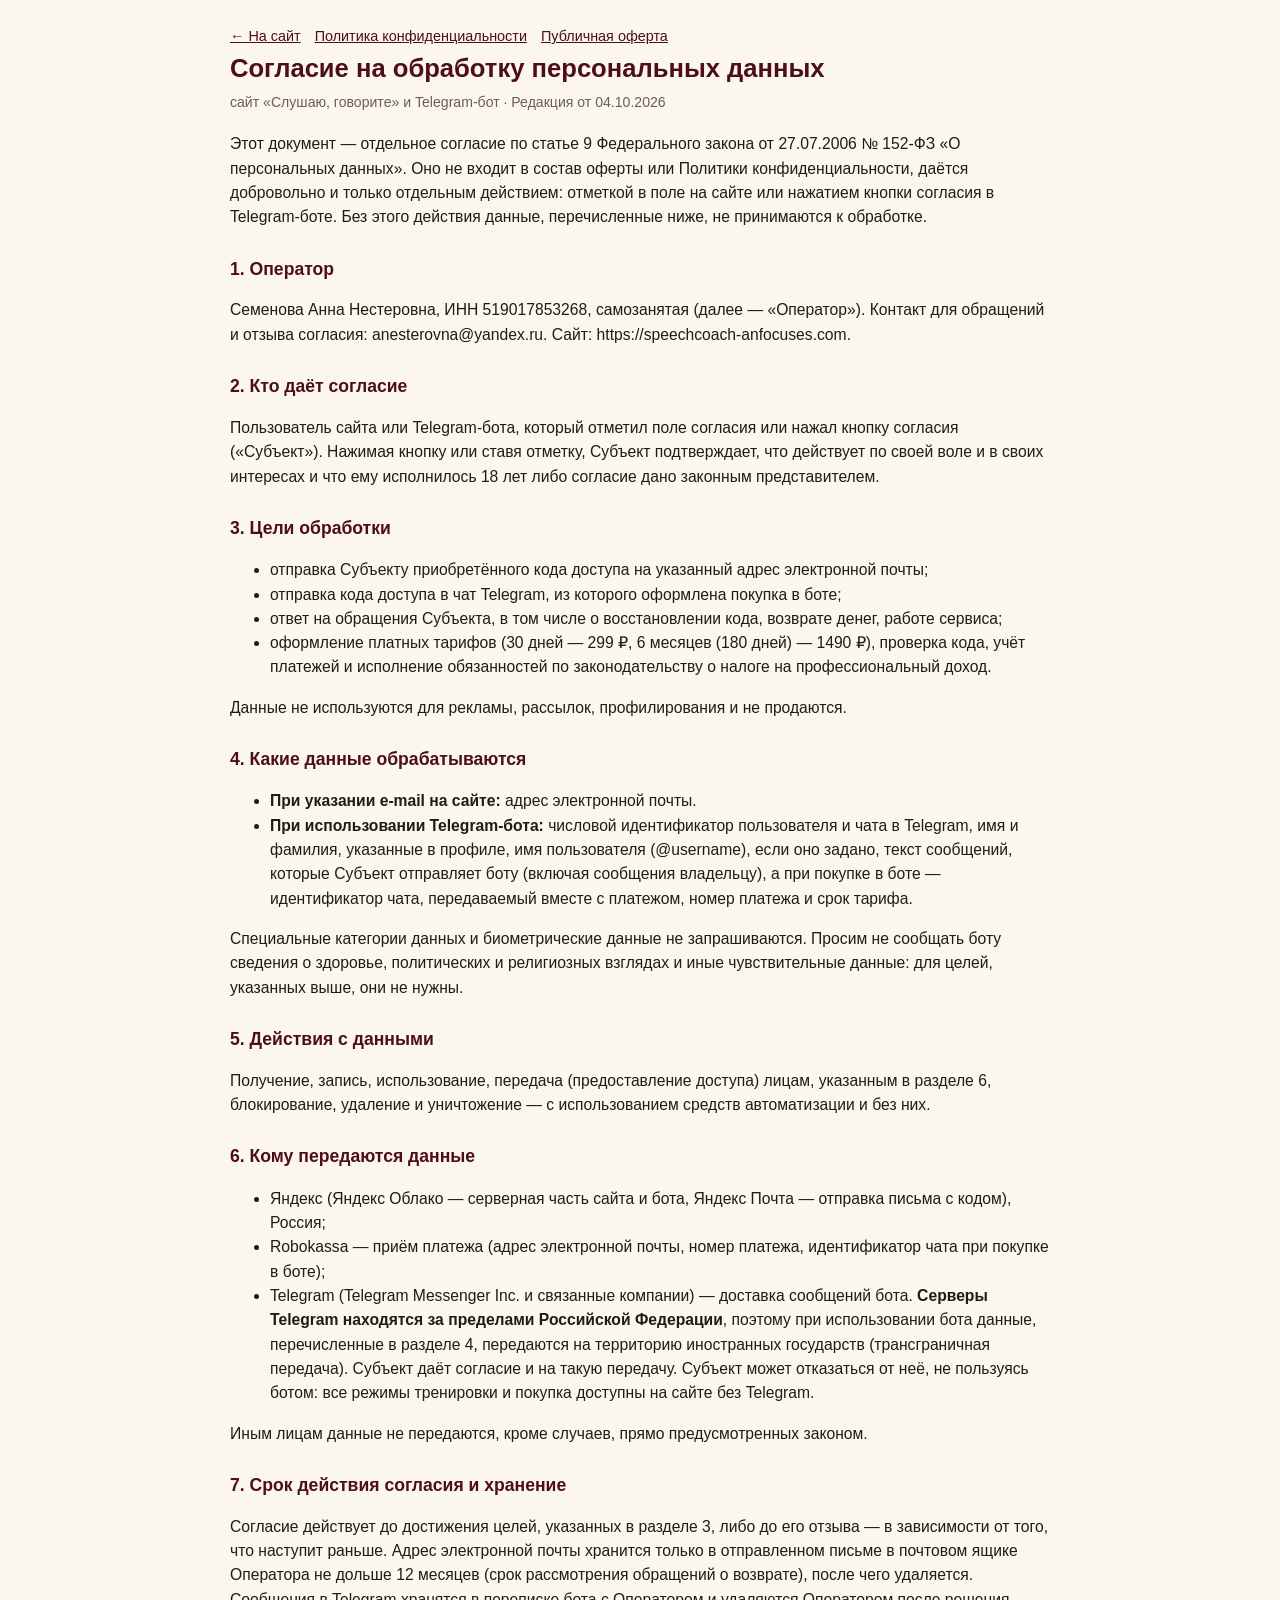
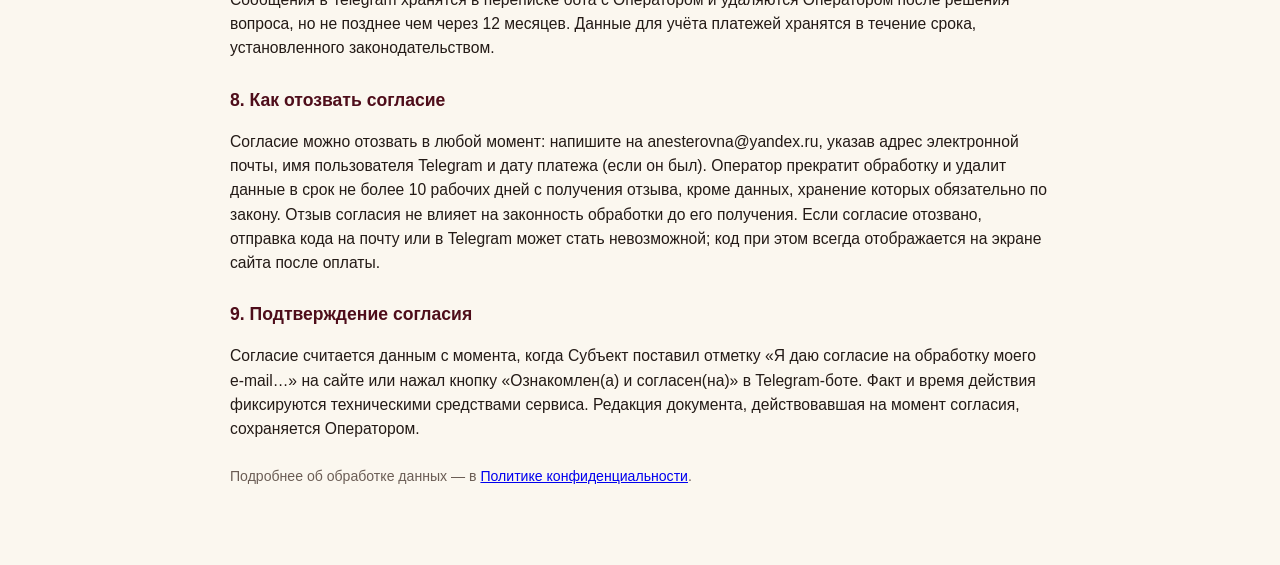
<file: consent.html>
<!doctype html>
<html lang="ru">
  <head>
    <meta charset="utf-8" />
    <meta name="viewport" content="width=device-width, initial-scale=1" />
    <meta name="robots" content="index, follow" />
    <title>Согласие на обработку персональных данных — «Слушаю, говорите»</title>
    <style>
      body { font-family: "Mulish", "Segoe UI", Arial, sans-serif; background: #fbf7ef; color: #231a16; margin: 0; line-height: 1.55; }
      main { max-width: 820px; margin: 0 auto; padding: 24px 18px 60px; }
      h1 { color: #4e0d1a; font-size: 1.6rem; margin: 0 0 4px; }
      h2 { color: #4e0d1a; font-size: 1.1rem; margin: 26px 0 6px; }
      p, li { font-size: 0.98rem; }
      .meta { color: #6b5d55; font-size: 0.88rem; margin-bottom: 18px; }
      nav a { color: #4e0d1a; margin-right: 14px; font-size: 0.9rem; }
    </style>
  </head>
  <body>
    <main>
      <nav><a href="./">← На сайт</a><a href="privacy.html">Политика конфиденциальности</a><a href="offer.html">Публичная оферта</a></nav>
      <h1>Согласие на обработку персональных данных</h1>
      <div class="meta">сайт «Слушаю, говорите» и Telegram-бот · Редакция от 04.10.2026</div>
      <p>Этот документ — отдельное согласие по статье 9 Федерального закона от 27.07.2006 № 152-ФЗ «О персональных данных». Оно не входит в состав оферты или Политики конфиденциальности, даётся добровольно и только отдельным действием: отметкой в поле на сайте или нажатием кнопки согласия в Telegram-боте. Без этого действия данные, перечисленные ниже, не принимаются к обработке.</p>

      <h2>1. Оператор</h2>
      <p>Семенова Анна Нестеровна, ИНН 519017853268, самозанятая (далее — «Оператор»). Контакт для обращений и отзыва согласия: anesterovna@yandex.ru. Сайт: https://speechcoach-anfocuses.com.</p>

      <h2>2. Кто даёт согласие</h2>
      <p>Пользователь сайта или Telegram-бота, который отметил поле согласия или нажал кнопку согласия («Субъект»). Нажимая кнопку или ставя отметку, Субъект подтверждает, что действует по своей воле и в своих интересах и что ему исполнилось 18 лет либо согласие дано законным представителем.</p>

      <h2>3. Цели обработки</h2>
      <ul>
        <li>отправка Субъекту приобретённого кода доступа на указанный адрес электронной почты;</li>
        <li>отправка кода доступа в чат Telegram, из которого оформлена покупка в боте;</li>
        <li>ответ на обращения Субъекта, в том числе о восстановлении кода, возврате денег, работе сервиса;</li>
        <li>оформление платных тарифов (30 дней — 299 ₽, 6 месяцев (180 дней) — 1490 ₽), проверка кода, учёт платежей и исполнение обязанностей по законодательству о налоге на профессиональный доход.</li>
      </ul>
      <p>Данные не используются для рекламы, рассылок, профилирования и не продаются.</p>

      <h2>4. Какие данные обрабатываются</h2>
      <ul>
        <li><b>При указании e-mail на сайте:</b> адрес электронной почты.</li>
        <li><b>При использовании Telegram-бота:</b> числовой идентификатор пользователя и чата в Telegram, имя и фамилия, указанные в профиле, имя пользователя (@username), если оно задано, текст сообщений, которые Субъект отправляет боту (включая сообщения владельцу), а при покупке в боте — идентификатор чата, передаваемый вместе с платежом, номер платежа и срок тарифа.</li>
      </ul>
      <p>Специальные категории данных и биометрические данные не запрашиваются. Просим не сообщать боту сведения о здоровье, политических и религиозных взглядах и иные чувствительные данные: для целей, указанных выше, они не нужны.</p>

      <h2>5. Действия с данными</h2>
      <p>Получение, запись, использование, передача (предоставление доступа) лицам, указанным в разделе 6, блокирование, удаление и уничтожение — с использованием средств автоматизации и без них.</p>

      <h2>6. Кому передаются данные</h2>
      <ul>
        <li>Яндекс (Яндекс Облако — серверная часть сайта и бота, Яндекс Почта — отправка письма с кодом), Россия;</li>
        <li>Robokassa — приём платежа (адрес электронной почты, номер платежа, идентификатор чата при покупке в боте);</li>
        <li>Telegram (Telegram Messenger Inc. и связанные компании) — доставка сообщений бота. <b>Серверы Telegram находятся за пределами Российской Федерации</b>, поэтому при использовании бота данные, перечисленные в разделе 4, передаются на территорию иностранных государств (трансграничная передача). Субъект даёт согласие и на такую передачу. Субъект может отказаться от неё, не пользуясь ботом: все режимы тренировки и покупка доступны на сайте без Telegram.</li>
      </ul>
      <p>Иным лицам данные не передаются, кроме случаев, прямо предусмотренных законом.</p>

      <h2>7. Срок действия согласия и хранение</h2>
      <p>Согласие действует до достижения целей, указанных в разделе 3, либо до его отзыва — в зависимости от того, что наступит раньше. Адрес электронной почты хранится только в отправленном письме в почтовом ящике Оператора не дольше 12 месяцев (срок рассмотрения обращений о возврате), после чего удаляется. Сообщения в Telegram хранятся в переписке бота с Оператором и удаляются Оператором после решения вопроса, но не позднее чем через 12 месяцев. Данные для учёта платежей хранятся в течение срока, установленного законодательством.</p>

      <h2>8. Как отозвать согласие</h2>
      <p>Согласие можно отозвать в любой момент: напишите на anesterovna@yandex.ru, указав адрес электронной почты, имя пользователя Telegram и дату платежа (если он был). Оператор прекратит обработку и удалит данные в срок не более 10 рабочих дней с получения отзыва, кроме данных, хранение которых обязательно по закону. Отзыв согласия не влияет на законность обработки до его получения. Если согласие отозвано, отправка кода на почту или в Telegram может стать невозможной; код при этом всегда отображается на экране сайта после оплаты.</p>

      <h2>9. Подтверждение согласия</h2>
      <p>Согласие считается данным с момента, когда Субъект поставил отметку «Я даю согласие на обработку моего e-mail…» на сайте или нажал кнопку «Ознакомлен(а) и согласен(на)» в Telegram-боте. Факт и время действия фиксируются техническими средствами сервиса. Редакция документа, действовавшая на момент согласия, сохраняется Оператором.</p>

      <p class="meta" style="margin-top:24px">Подробнее об обработке данных — в <a href="privacy.html">Политике конфиденциальности</a>.</p>
    </main>
  </body>
</html>
</file>
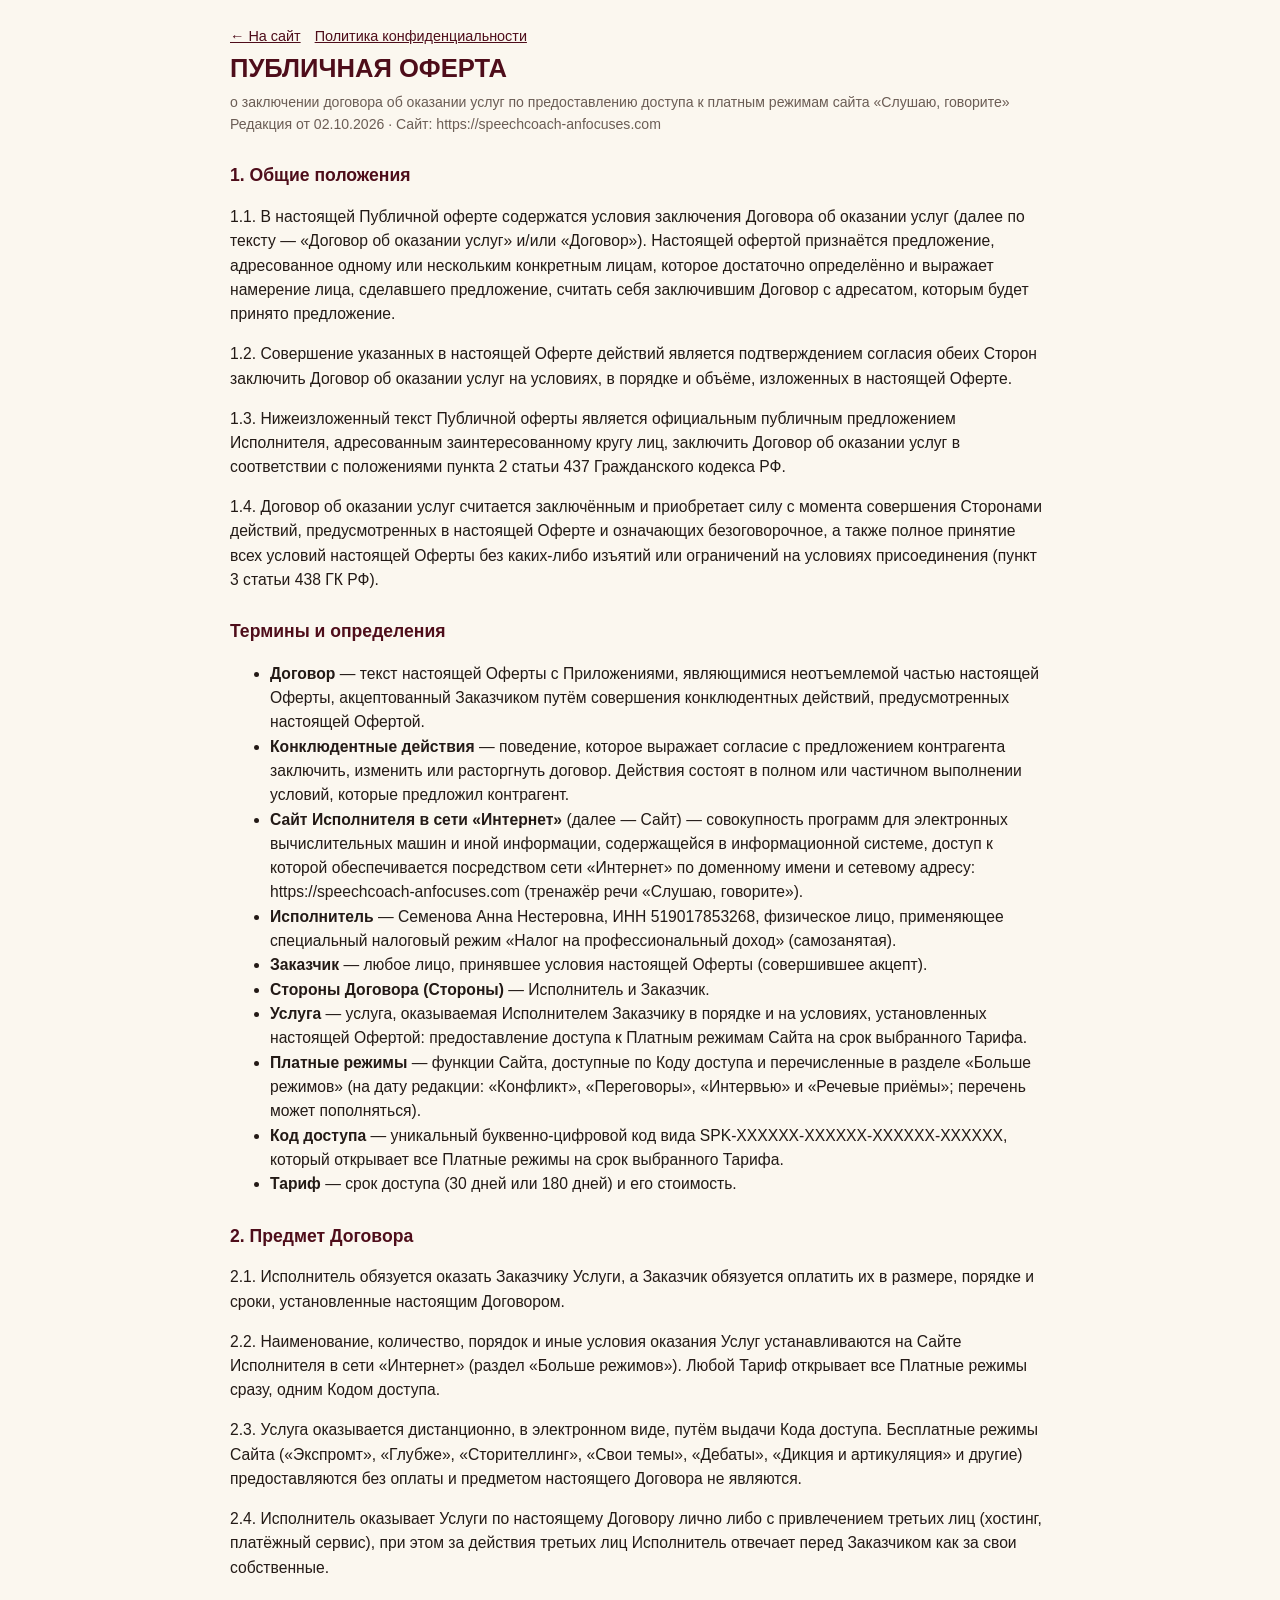
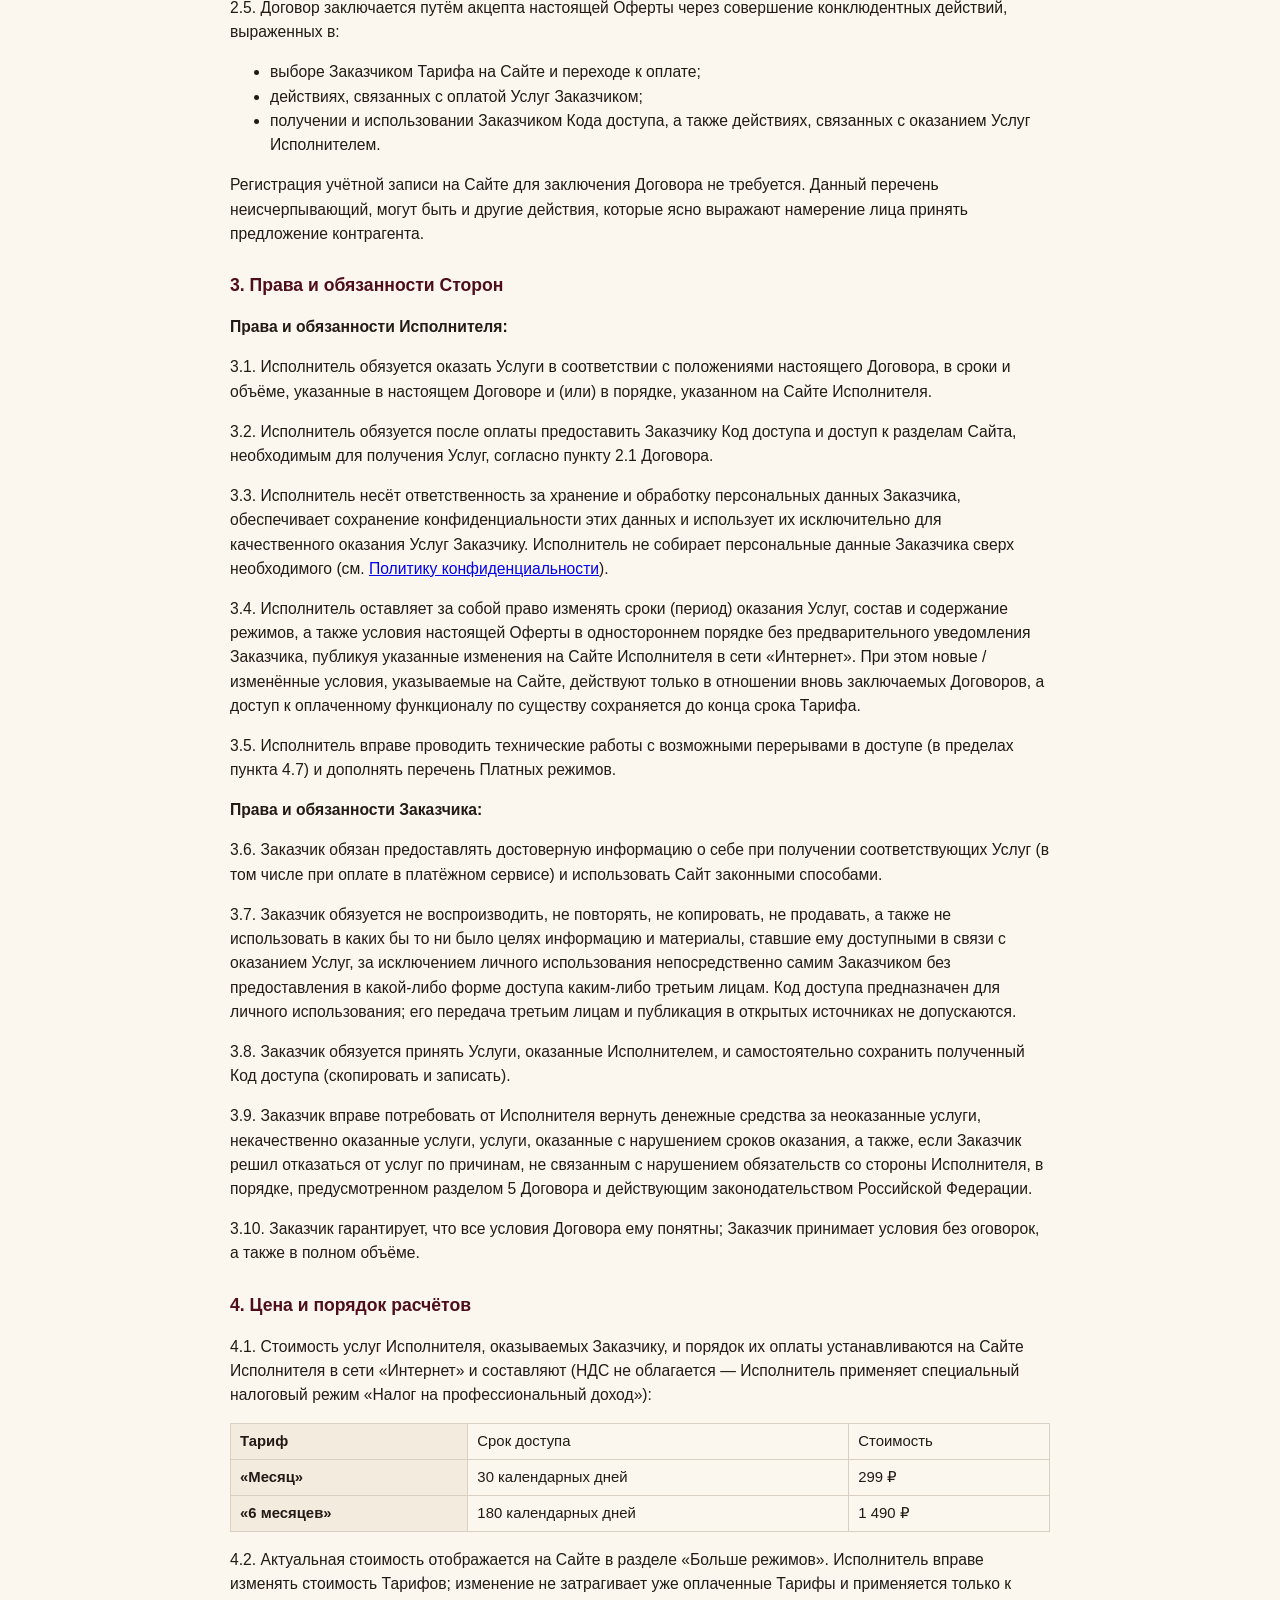
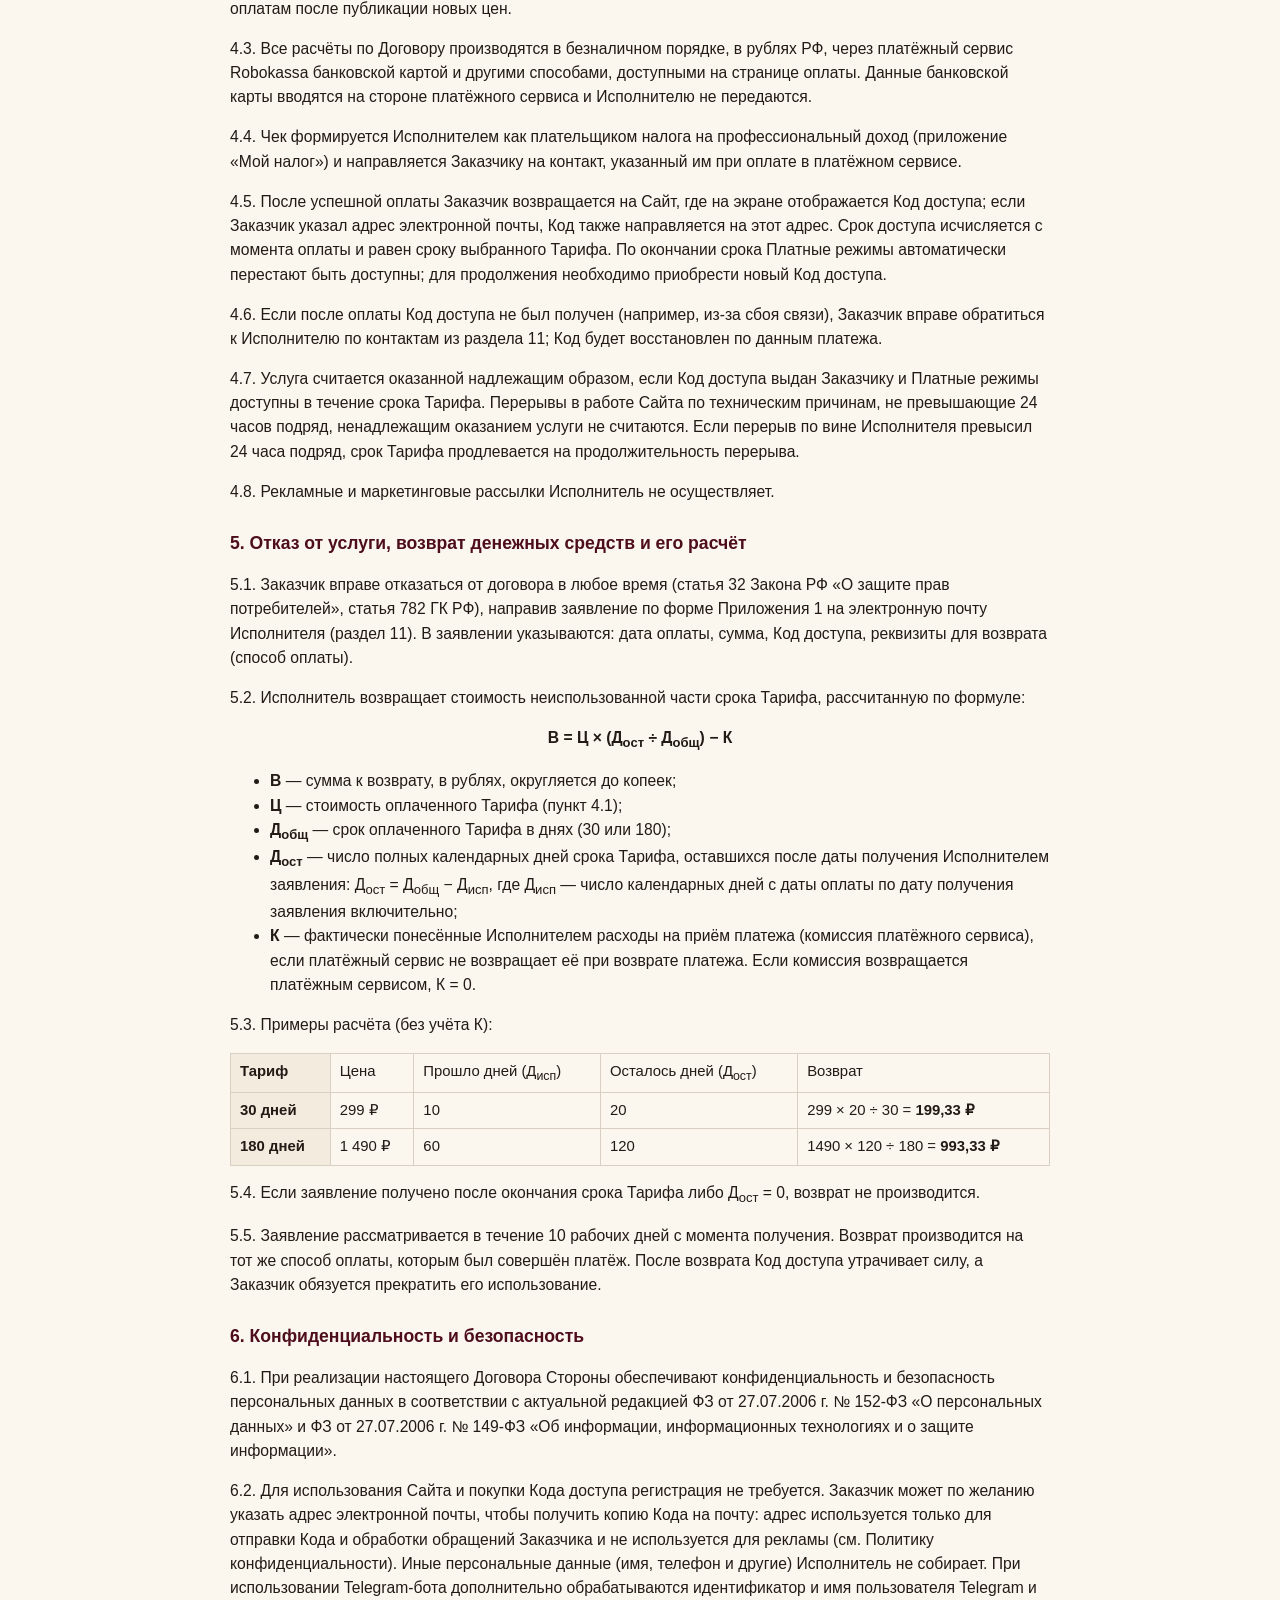
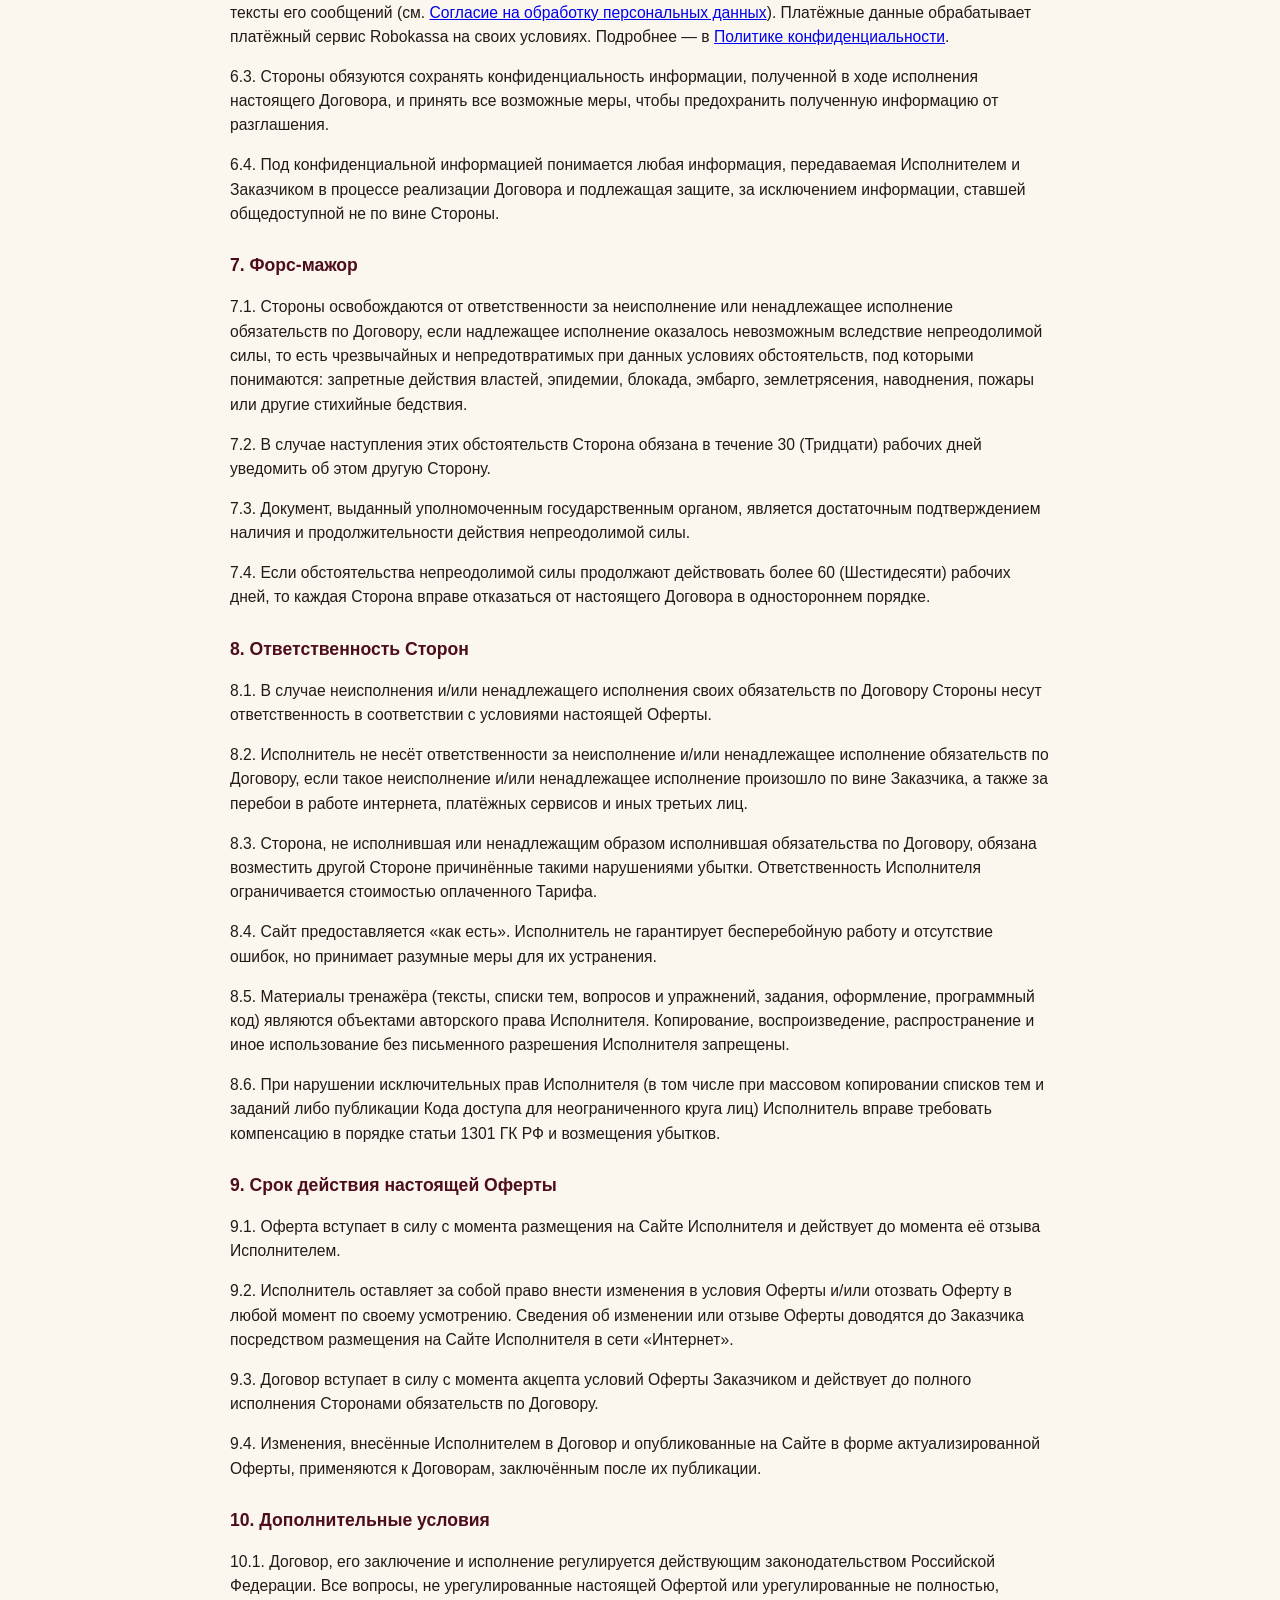
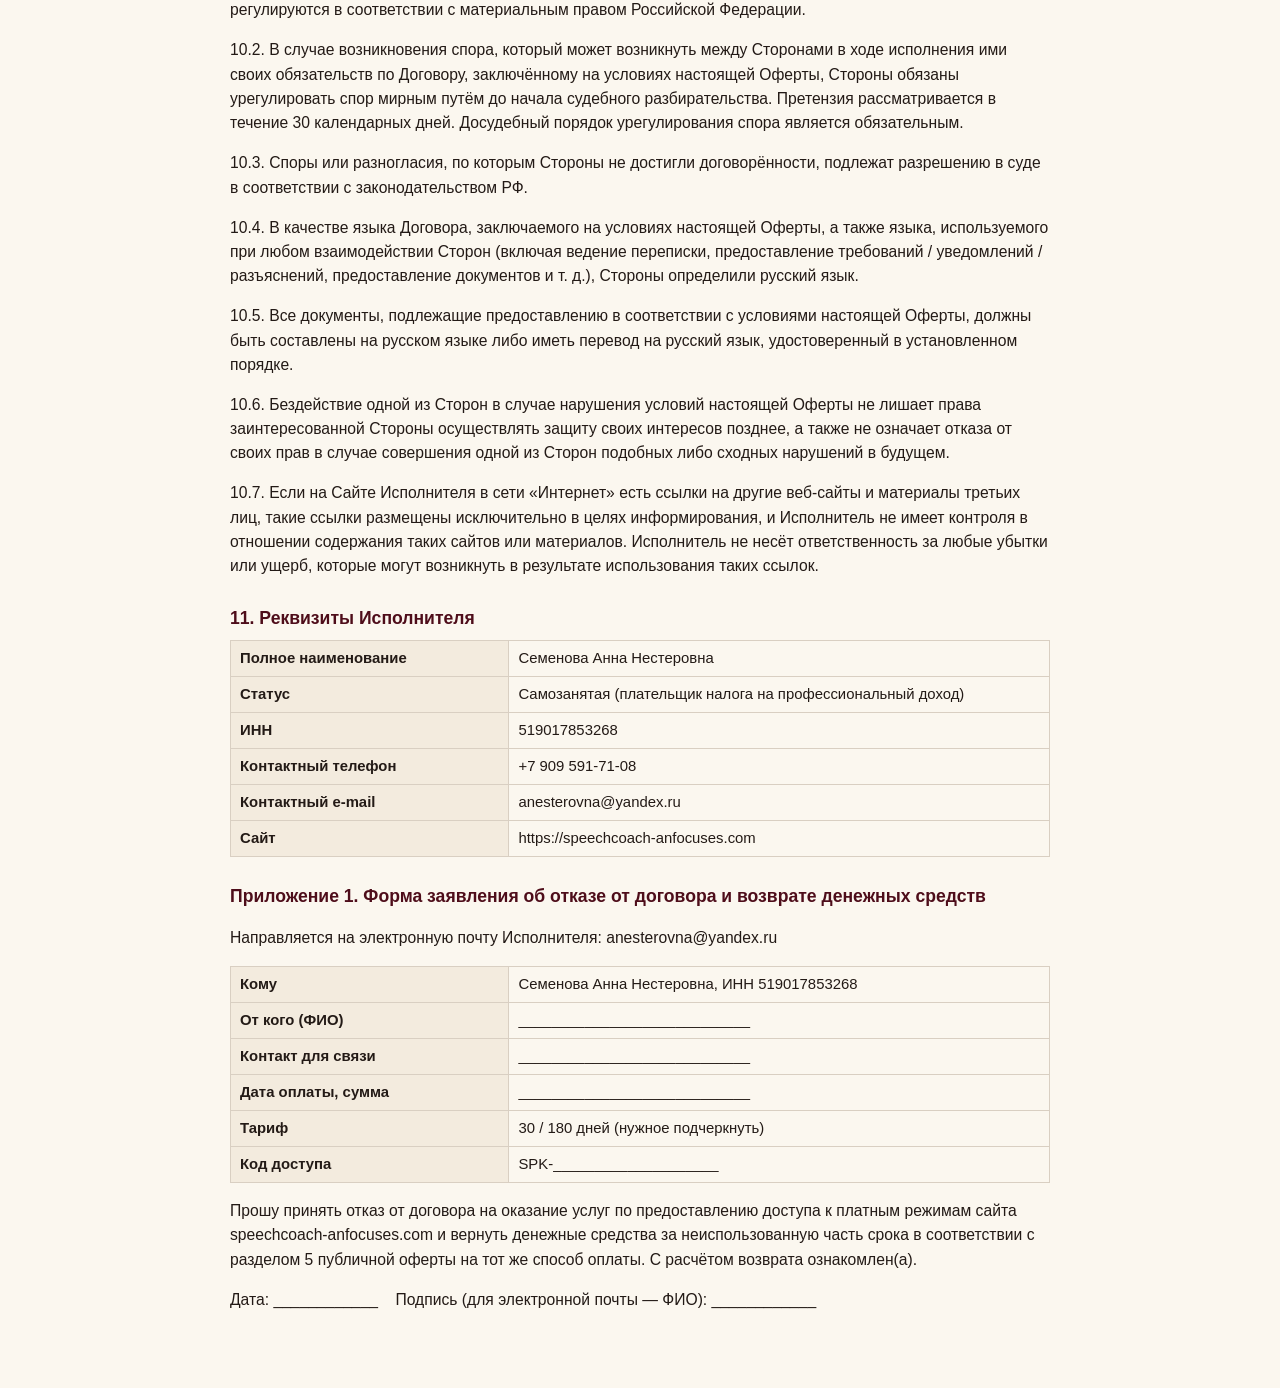
<file: offer.html>
<!doctype html>
<html lang="ru">
  <head>
    <meta charset="utf-8" />
    <meta name="viewport" content="width=device-width, initial-scale=1" />
    <meta name="robots" content="index, follow" />
    <title>Публичная оферта — «Слушаю, говорите»</title>
    <style>
      body { font-family: "Mulish", "Segoe UI", Arial, sans-serif; background: #fbf7ef; color: #231a16; margin: 0; line-height: 1.55; }
      main { max-width: 820px; margin: 0 auto; padding: 24px 18px 60px; }
      h1 { color: #4e0d1a; font-size: 1.6rem; margin: 0 0 4px; }
      h2 { color: #4e0d1a; font-size: 1.1rem; margin: 26px 0 6px; }
      p, li { font-size: 0.98rem; }
      .meta { color: #6b5d55; font-size: 0.88rem; margin-bottom: 18px; }
      .todo { background: #fff3cd; border: 1px dashed #c79100; padding: 1px 6px; border-radius: 4px; }
      nav a { color: #4e0d1a; margin-right: 14px; font-size: 0.9rem; }
      table { border-collapse: collapse; width: 100%; margin: 8px 0; }
      td { border: 1px solid #d9cfc2; padding: 6px 9px; vertical-align: top; font-size: 0.93rem; }
      td:first-child { width: 34%; background: #f3ebde; font-weight: 600; }
      table.price td:first-child { width: auto; }
    </style>
  </head>
  <body>
    <main>
      <nav><a href="./">← На сайт</a><a href="privacy.html">Политика конфиденциальности</a></nav>
      <h1>ПУБЛИЧНАЯ ОФЕРТА</h1>
      <div class="meta">
        о заключении договора об оказании услуг по предоставлению доступа к платным режимам сайта «Слушаю, говорите»<br />
        Редакция от 02.10.2026 · Сайт: https://speechcoach-anfocuses.com
      </div>

      <h2>1. Общие положения</h2>
      <p>1.1. В настоящей Публичной оферте содержатся условия заключения Договора об оказании услуг (далее по тексту — «Договор об оказании услуг» и/или «Договор»). Настоящей офертой признаётся предложение, адресованное одному или нескольким конкретным лицам, которое достаточно определённо и выражает намерение лица, сделавшего предложение, считать себя заключившим Договор с адресатом, которым будет принято предложение.</p>
      <p>1.2. Совершение указанных в настоящей Оферте действий является подтверждением согласия обеих Сторон заключить Договор об оказании услуг на условиях, в порядке и объёме, изложенных в настоящей Оферте.</p>
      <p>1.3. Нижеизложенный текст Публичной оферты является официальным публичным предложением Исполнителя, адресованным заинтересованному кругу лиц, заключить Договор об оказании услуг в соответствии с положениями пункта 2 статьи 437 Гражданского кодекса РФ.</p>
      <p>1.4. Договор об оказании услуг считается заключённым и приобретает силу с момента совершения Сторонами действий, предусмотренных в настоящей Оферте и означающих безоговорочное, а также полное принятие всех условий настоящей Оферты без каких-либо изъятий или ограничений на условиях присоединения (пункт 3 статьи 438 ГК РФ).</p>

      <h2>Термины и определения</h2>
      <ul>
        <li><b>Договор</b> — текст настоящей Оферты с Приложениями, являющимися неотъемлемой частью настоящей Оферты, акцептованный Заказчиком путём совершения конклюдентных действий, предусмотренных настоящей Офертой.</li>
        <li><b>Конклюдентные действия</b> — поведение, которое выражает согласие с предложением контрагента заключить, изменить или расторгнуть договор. Действия состоят в полном или частичном выполнении условий, которые предложил контрагент.</li>
        <li><b>Сайт Исполнителя в сети «Интернет»</b> (далее — Сайт) — совокупность программ для электронных вычислительных машин и иной информации, содержащейся в информационной системе, доступ к которой обеспечивается посредством сети «Интернет» по доменному имени и сетевому адресу: https://speechcoach-anfocuses.com (тренажёр речи «Слушаю, говорите»).</li>
        <li><b>Исполнитель</b> — Семенова Анна Нестеровна, ИНН 519017853268, физическое лицо, применяющее специальный налоговый режим «Налог на профессиональный доход» (самозанятая).</li>
        <li><b>Заказчик</b> — любое лицо, принявшее условия настоящей Оферты (совершившее акцепт).</li>
        <li><b>Стороны Договора (Стороны)</b> — Исполнитель и Заказчик.</li>
        <li><b>Услуга</b> — услуга, оказываемая Исполнителем Заказчику в порядке и на условиях, установленных настоящей Офертой: предоставление доступа к Платным режимам Сайта на срок выбранного Тарифа.</li>
        <li><b>Платные режимы</b> — функции Сайта, доступные по Коду доступа и перечисленные в разделе «Больше режимов» (на дату редакции: «Конфликт», «Переговоры», «Интервью» и «Речевые приёмы»; перечень может пополняться).</li>
        <li><b>Код доступа</b> — уникальный буквенно-цифровой код вида SPK-XXXXXX-XXXXXX-XXXXXX-XXXXXX, который открывает все Платные режимы на срок выбранного Тарифа.</li>
        <li><b>Тариф</b> — срок доступа (30 дней или 180 дней) и его стоимость.</li>
      </ul>

      <h2>2. Предмет Договора</h2>
      <p>2.1. Исполнитель обязуется оказать Заказчику Услуги, а Заказчик обязуется оплатить их в размере, порядке и сроки, установленные настоящим Договором.</p>
      <p>2.2. Наименование, количество, порядок и иные условия оказания Услуг устанавливаются на Сайте Исполнителя в сети «Интернет» (раздел «Больше режимов»). Любой Тариф открывает все Платные режимы сразу, одним Кодом доступа.</p>
      <p>2.3. Услуга оказывается дистанционно, в электронном виде, путём выдачи Кода доступа. Бесплатные режимы Сайта («Экспромт», «Глубже», «Сторителлинг», «Свои темы», «Дебаты», «Дикция и артикуляция» и другие) предоставляются без оплаты и предметом настоящего Договора не являются.</p>
      <p>2.4. Исполнитель оказывает Услуги по настоящему Договору лично либо с привлечением третьих лиц (хостинг, платёжный сервис), при этом за действия третьих лиц Исполнитель отвечает перед Заказчиком как за свои собственные.</p>
      <p>2.5. Договор заключается путём акцепта настоящей Оферты через совершение конклюдентных действий, выраженных в:</p>
      <ul>
        <li>выборе Заказчиком Тарифа на Сайте и переходе к оплате;</li>
        <li>действиях, связанных с оплатой Услуг Заказчиком;</li>
        <li>получении и использовании Заказчиком Кода доступа, а также действиях, связанных с оказанием Услуг Исполнителем.</li>
      </ul>
      <p>Регистрация учётной записи на Сайте для заключения Договора не требуется. Данный перечень неисчерпывающий, могут быть и другие действия, которые ясно выражают намерение лица принять предложение контрагента.</p>

      <h2>3. Права и обязанности Сторон</h2>
      <p><b>Права и обязанности Исполнителя:</b></p>
      <p>3.1. Исполнитель обязуется оказать Услуги в соответствии с положениями настоящего Договора, в сроки и объёме, указанные в настоящем Договоре и (или) в порядке, указанном на Сайте Исполнителя.</p>
      <p>3.2. Исполнитель обязуется после оплаты предоставить Заказчику Код доступа и доступ к разделам Сайта, необходимым для получения Услуг, согласно пункту 2.1 Договора.</p>
      <p>3.3. Исполнитель несёт ответственность за хранение и обработку персональных данных Заказчика, обеспечивает сохранение конфиденциальности этих данных и использует их исключительно для качественного оказания Услуг Заказчику. Исполнитель не собирает персональные данные Заказчика сверх необходимого (см. <a href="privacy.html">Политику конфиденциальности</a>).</p>
      <p>3.4. Исполнитель оставляет за собой право изменять сроки (период) оказания Услуг, состав и содержание режимов, а также условия настоящей Оферты в одностороннем порядке без предварительного уведомления Заказчика, публикуя указанные изменения на Сайте Исполнителя в сети «Интернет». При этом новые / изменённые условия, указываемые на Сайте, действуют только в отношении вновь заключаемых Договоров, а доступ к оплаченному функционалу по существу сохраняется до конца срока Тарифа.</p>
      <p>3.5. Исполнитель вправе проводить технические работы с возможными перерывами в доступе (в пределах пункта 4.7) и дополнять перечень Платных режимов.</p>
      <p><b>Права и обязанности Заказчика:</b></p>
      <p>3.6. Заказчик обязан предоставлять достоверную информацию о себе при получении соответствующих Услуг (в том числе при оплате в платёжном сервисе) и использовать Сайт законными способами.</p>
      <p>3.7. Заказчик обязуется не воспроизводить, не повторять, не копировать, не продавать, а также не использовать в каких бы то ни было целях информацию и материалы, ставшие ему доступными в связи с оказанием Услуг, за исключением личного использования непосредственно самим Заказчиком без предоставления в какой-либо форме доступа каким-либо третьим лицам. Код доступа предназначен для личного использования; его передача третьим лицам и публикация в открытых источниках не допускаются.</p>
      <p>3.8. Заказчик обязуется принять Услуги, оказанные Исполнителем, и самостоятельно сохранить полученный Код доступа (скопировать и записать).</p>
      <p>3.9. Заказчик вправе потребовать от Исполнителя вернуть денежные средства за неоказанные услуги, некачественно оказанные услуги, услуги, оказанные с нарушением сроков оказания, а также, если Заказчик решил отказаться от услуг по причинам, не связанным с нарушением обязательств со стороны Исполнителя, в порядке, предусмотренном разделом 5 Договора и действующим законодательством Российской Федерации.</p>
      <p>3.10. Заказчик гарантирует, что все условия Договора ему понятны; Заказчик принимает условия без оговорок, а также в полном объёме.</p>

      <h2>4. Цена и порядок расчётов</h2>
      <p>4.1. Стоимость услуг Исполнителя, оказываемых Заказчику, и порядок их оплаты устанавливаются на Сайте Исполнителя в сети «Интернет» и составляют (НДС не облагается — Исполнитель применяет специальный налоговый режим «Налог на профессиональный доход»):</p>
      <table class="price">
        <tr><td>Тариф</td><td>Срок доступа</td><td>Стоимость</td></tr>
        <tr><td>«Месяц»</td><td>30 календарных дней</td><td>299 ₽</td></tr>
        <tr><td>«6 месяцев»</td><td>180 календарных дней</td><td>1 490 ₽</td></tr>
      </table>
      <p>4.2. Актуальная стоимость отображается на Сайте в разделе «Больше режимов». Исполнитель вправе изменять стоимость Тарифов; изменение не затрагивает уже оплаченные Тарифы и применяется только к оплатам после публикации новых цен.</p>
      <p>4.3. Все расчёты по Договору производятся в безналичном порядке, в рублях РФ, через платёжный сервис Robokassa банковской картой и другими способами, доступными на странице оплаты. Данные банковской карты вводятся на стороне платёжного сервиса и Исполнителю не передаются.</p>
      <p>4.4. Чек формируется Исполнителем как плательщиком налога на профессиональный доход (приложение «Мой налог») и направляется Заказчику на контакт, указанный им при оплате в платёжном сервисе.</p>
      <p>4.5. После успешной оплаты Заказчик возвращается на Сайт, где на экране отображается Код доступа; если Заказчик указал адрес электронной почты, Код также направляется на этот адрес. Срок доступа исчисляется с момента оплаты и равен сроку выбранного Тарифа. По окончании срока Платные режимы автоматически перестают быть доступны; для продолжения необходимо приобрести новый Код доступа.</p>
      <p>4.6. Если после оплаты Код доступа не был получен (например, из-за сбоя связи), Заказчик вправе обратиться к Исполнителю по контактам из раздела 11; Код будет восстановлен по данным платежа.</p>
      <p>4.7. Услуга считается оказанной надлежащим образом, если Код доступа выдан Заказчику и Платные режимы доступны в течение срока Тарифа. Перерывы в работе Сайта по техническим причинам, не превышающие 24 часов подряд, ненадлежащим оказанием услуги не считаются. Если перерыв по вине Исполнителя превысил 24 часа подряд, срок Тарифа продлевается на продолжительность перерыва.</p>
      <p>4.8. Рекламные и маркетинговые рассылки Исполнитель не осуществляет.</p>

      <h2>5. Отказ от услуги, возврат денежных средств и его расчёт</h2>
      <p>5.1. Заказчик вправе отказаться от договора в любое время (статья 32 Закона РФ «О защите прав потребителей», статья 782 ГК РФ), направив заявление по форме Приложения 1 на электронную почту Исполнителя (раздел 11). В заявлении указываются: дата оплаты, сумма, Код доступа, реквизиты для возврата (способ оплаты).</p>
      <p>5.2. Исполнитель возвращает стоимость неиспользованной части срока Тарифа, рассчитанную по формуле:</p>
      <p style="text-align:center"><b>В = Ц × (Д<sub>ост</sub> ÷ Д<sub>общ</sub>) − К</b></p>
      <ul>
        <li><b>В</b> — сумма к возврату, в рублях, округляется до копеек;</li>
        <li><b>Ц</b> — стоимость оплаченного Тарифа (пункт 4.1);</li>
        <li><b>Д<sub>общ</sub></b> — срок оплаченного Тарифа в днях (30 или 180);</li>
        <li><b>Д<sub>ост</sub></b> — число полных календарных дней срока Тарифа, оставшихся после даты получения Исполнителем заявления: Д<sub>ост</sub> = Д<sub>общ</sub> − Д<sub>исп</sub>, где Д<sub>исп</sub> — число календарных дней с даты оплаты по дату получения заявления включительно;</li>
        <li><b>К</b> — фактически понесённые Исполнителем расходы на приём платежа (комиссия платёжного сервиса), если платёжный сервис не возвращает её при возврате платежа. Если комиссия возвращается платёжным сервисом, К = 0.</li>
      </ul>
      <p>5.3. Примеры расчёта (без учёта К):</p>
      <table class="price">
        <tr><td>Тариф</td><td>Цена</td><td>Прошло дней (Д<sub>исп</sub>)</td><td>Осталось дней (Д<sub>ост</sub>)</td><td>Возврат</td></tr>
        <tr><td>30 дней</td><td>299 ₽</td><td>10</td><td>20</td><td>299 × 20 ÷ 30 = <b>199,33 ₽</b></td></tr>
        <tr><td>180 дней</td><td>1 490 ₽</td><td>60</td><td>120</td><td>1490 × 120 ÷ 180 = <b>993,33 ₽</b></td></tr>
      </table>
      <p>5.4. Если заявление получено после окончания срока Тарифа либо Д<sub>ост</sub> = 0, возврат не производится.</p>
      <p>5.5. Заявление рассматривается в течение 10 рабочих дней с момента получения. Возврат производится на тот же способ оплаты, которым был совершён платёж. После возврата Код доступа утрачивает силу, а Заказчик обязуется прекратить его использование.</p>

      <h2>6. Конфиденциальность и безопасность</h2>
      <p>6.1. При реализации настоящего Договора Стороны обеспечивают конфиденциальность и безопасность персональных данных в соответствии с актуальной редакцией ФЗ от 27.07.2006 г. № 152-ФЗ «О персональных данных» и ФЗ от 27.07.2006 г. № 149-ФЗ «Об информации, информационных технологиях и о защите информации».</p>
      <p>6.2. Для использования Сайта и покупки Кода доступа регистрация не требуется. Заказчик может по желанию указать адрес электронной почты, чтобы получить копию Кода на почту: адрес используется только для отправки Кода и обработки обращений Заказчика и не используется для рекламы (см. Политику конфиденциальности). Иные персональные данные (имя, телефон и другие) Исполнитель не собирает. При использовании Telegram-бота дополнительно обрабатываются идентификатор и имя пользователя Telegram и тексты его сообщений (см. <a href="consent.html">Согласие на обработку персональных данных</a>). Платёжные данные обрабатывает платёжный сервис Robokassa на своих условиях. Подробнее — в <a href="privacy.html">Политике конфиденциальности</a>.</p>
      <p>6.3. Стороны обязуются сохранять конфиденциальность информации, полученной в ходе исполнения настоящего Договора, и принять все возможные меры, чтобы предохранить полученную информацию от разглашения.</p>
      <p>6.4. Под конфиденциальной информацией понимается любая информация, передаваемая Исполнителем и Заказчиком в процессе реализации Договора и подлежащая защите, за исключением информации, ставшей общедоступной не по вине Стороны.</p>

      <h2>7. Форс-мажор</h2>
      <p>7.1. Стороны освобождаются от ответственности за неисполнение или ненадлежащее исполнение обязательств по Договору, если надлежащее исполнение оказалось невозможным вследствие непреодолимой силы, то есть чрезвычайных и непредотвратимых при данных условиях обстоятельств, под которыми понимаются: запретные действия властей, эпидемии, блокада, эмбарго, землетрясения, наводнения, пожары или другие стихийные бедствия.</p>
      <p>7.2. В случае наступления этих обстоятельств Сторона обязана в течение 30 (Тридцати) рабочих дней уведомить об этом другую Сторону.</p>
      <p>7.3. Документ, выданный уполномоченным государственным органом, является достаточным подтверждением наличия и продолжительности действия непреодолимой силы.</p>
      <p>7.4. Если обстоятельства непреодолимой силы продолжают действовать более 60 (Шестидесяти) рабочих дней, то каждая Сторона вправе отказаться от настоящего Договора в одностороннем порядке.</p>

      <h2>8. Ответственность Сторон</h2>
      <p>8.1. В случае неисполнения и/или ненадлежащего исполнения своих обязательств по Договору Стороны несут ответственность в соответствии с условиями настоящей Оферты.</p>
      <p>8.2. Исполнитель не несёт ответственности за неисполнение и/или ненадлежащее исполнение обязательств по Договору, если такое неисполнение и/или ненадлежащее исполнение произошло по вине Заказчика, а также за перебои в работе интернета, платёжных сервисов и иных третьих лиц.</p>
      <p>8.3. Сторона, не исполнившая или ненадлежащим образом исполнившая обязательства по Договору, обязана возместить другой Стороне причинённые такими нарушениями убытки. Ответственность Исполнителя ограничивается стоимостью оплаченного Тарифа.</p>
      <p>8.4. Сайт предоставляется «как есть». Исполнитель не гарантирует бесперебойную работу и отсутствие ошибок, но принимает разумные меры для их устранения.</p>
      <p>8.5. Материалы тренажёра (тексты, списки тем, вопросов и упражнений, задания, оформление, программный код) являются объектами авторского права Исполнителя. Копирование, воспроизведение, распространение и иное использование без письменного разрешения Исполнителя запрещены.</p>
      <p>8.6. При нарушении исключительных прав Исполнителя (в том числе при массовом копировании списков тем и заданий либо публикации Кода доступа для неограниченного круга лиц) Исполнитель вправе требовать компенсацию в порядке статьи 1301 ГК РФ и возмещения убытков.</p>

      <h2>9. Срок действия настоящей Оферты</h2>
      <p>9.1. Оферта вступает в силу с момента размещения на Сайте Исполнителя и действует до момента её отзыва Исполнителем.</p>
      <p>9.2. Исполнитель оставляет за собой право внести изменения в условия Оферты и/или отозвать Оферту в любой момент по своему усмотрению. Сведения об изменении или отзыве Оферты доводятся до Заказчика посредством размещения на Сайте Исполнителя в сети «Интернет».</p>
      <p>9.3. Договор вступает в силу с момента акцепта условий Оферты Заказчиком и действует до полного исполнения Сторонами обязательств по Договору.</p>
      <p>9.4. Изменения, внесённые Исполнителем в Договор и опубликованные на Сайте в форме актуализированной Оферты, применяются к Договорам, заключённым после их публикации.</p>

      <h2>10. Дополнительные условия</h2>
      <p>10.1. Договор, его заключение и исполнение регулируется действующим законодательством Российской Федерации. Все вопросы, не урегулированные настоящей Офертой или урегулированные не полностью, регулируются в соответствии с материальным правом Российской Федерации.</p>
      <p>10.2. В случае возникновения спора, который может возникнуть между Сторонами в ходе исполнения ими своих обязательств по Договору, заключённому на условиях настоящей Оферты, Стороны обязаны урегулировать спор мирным путём до начала судебного разбирательства. Претензия рассматривается в течение 30 календарных дней. Досудебный порядок урегулирования спора является обязательным.</p>
      <p>10.3. Споры или разногласия, по которым Стороны не достигли договорённости, подлежат разрешению в суде в соответствии с законодательством РФ.</p>
      <p>10.4. В качестве языка Договора, заключаемого на условиях настоящей Оферты, а также языка, используемого при любом взаимодействии Сторон (включая ведение переписки, предоставление требований / уведомлений / разъяснений, предоставление документов и т. д.), Стороны определили русский язык.</p>
      <p>10.5. Все документы, подлежащие предоставлению в соответствии с условиями настоящей Оферты, должны быть составлены на русском языке либо иметь перевод на русский язык, удостоверенный в установленном порядке.</p>
      <p>10.6. Бездействие одной из Сторон в случае нарушения условий настоящей Оферты не лишает права заинтересованной Стороны осуществлять защиту своих интересов позднее, а также не означает отказа от своих прав в случае совершения одной из Сторон подобных либо сходных нарушений в будущем.</p>
      <p>10.7. Если на Сайте Исполнителя в сети «Интернет» есть ссылки на другие веб-сайты и материалы третьих лиц, такие ссылки размещены исключительно в целях информирования, и Исполнитель не имеет контроля в отношении содержания таких сайтов или материалов. Исполнитель не несёт ответственность за любые убытки или ущерб, которые могут возникнуть в результате использования таких ссылок.</p>

      <h2>11. Реквизиты Исполнителя</h2>
      <table>
        <tr><td>Полное наименование</td><td>Семенова Анна Нестеровна</td></tr>
        <tr><td>Статус</td><td>Самозанятая (плательщик налога на профессиональный доход)</td></tr>
        <tr><td>ИНН</td><td>519017853268</td></tr>
        <tr><td>Контактный телефон</td><td>+7 909 591-71-08</td></tr>
        <tr><td>Контактный e-mail</td><td>anesterovna@yandex.ru</td></tr>
        <tr><td>Сайт</td><td>https://speechcoach-anfocuses.com</td></tr>
      </table>

      <h2>Приложение 1. Форма заявления об отказе от договора и возврате денежных средств</h2>
      <p>Направляется на электронную почту Исполнителя: anesterovna@yandex.ru</p>
      <table>
        <tr><td>Кому</td><td>Семенова Анна Нестеровна, ИНН 519017853268</td></tr>
        <tr><td>От кого (ФИО)</td><td>____________________________</td></tr>
        <tr><td>Контакт для связи</td><td>____________________________</td></tr>
        <tr><td>Дата оплаты, сумма</td><td>____________________________</td></tr>
        <tr><td>Тариф</td><td>30 / 180 дней (нужное подчеркнуть)</td></tr>
        <tr><td>Код доступа</td><td>SPK-____________________</td></tr>
      </table>
      <p>Прошу принять отказ от договора на оказание услуг по предоставлению доступа к платным режимам сайта speechcoach-anfocuses.com и вернуть денежные средства за неиспользованную часть срока в соответствии с разделом 5 публичной оферты на тот же способ оплаты. С расчётом возврата ознакомлен(а).</p>
      <p>Дата: ____________ &nbsp;&nbsp; Подпись (для электронной почты — ФИО): ____________</p>
    </main>
  </body>
</html>
</file>
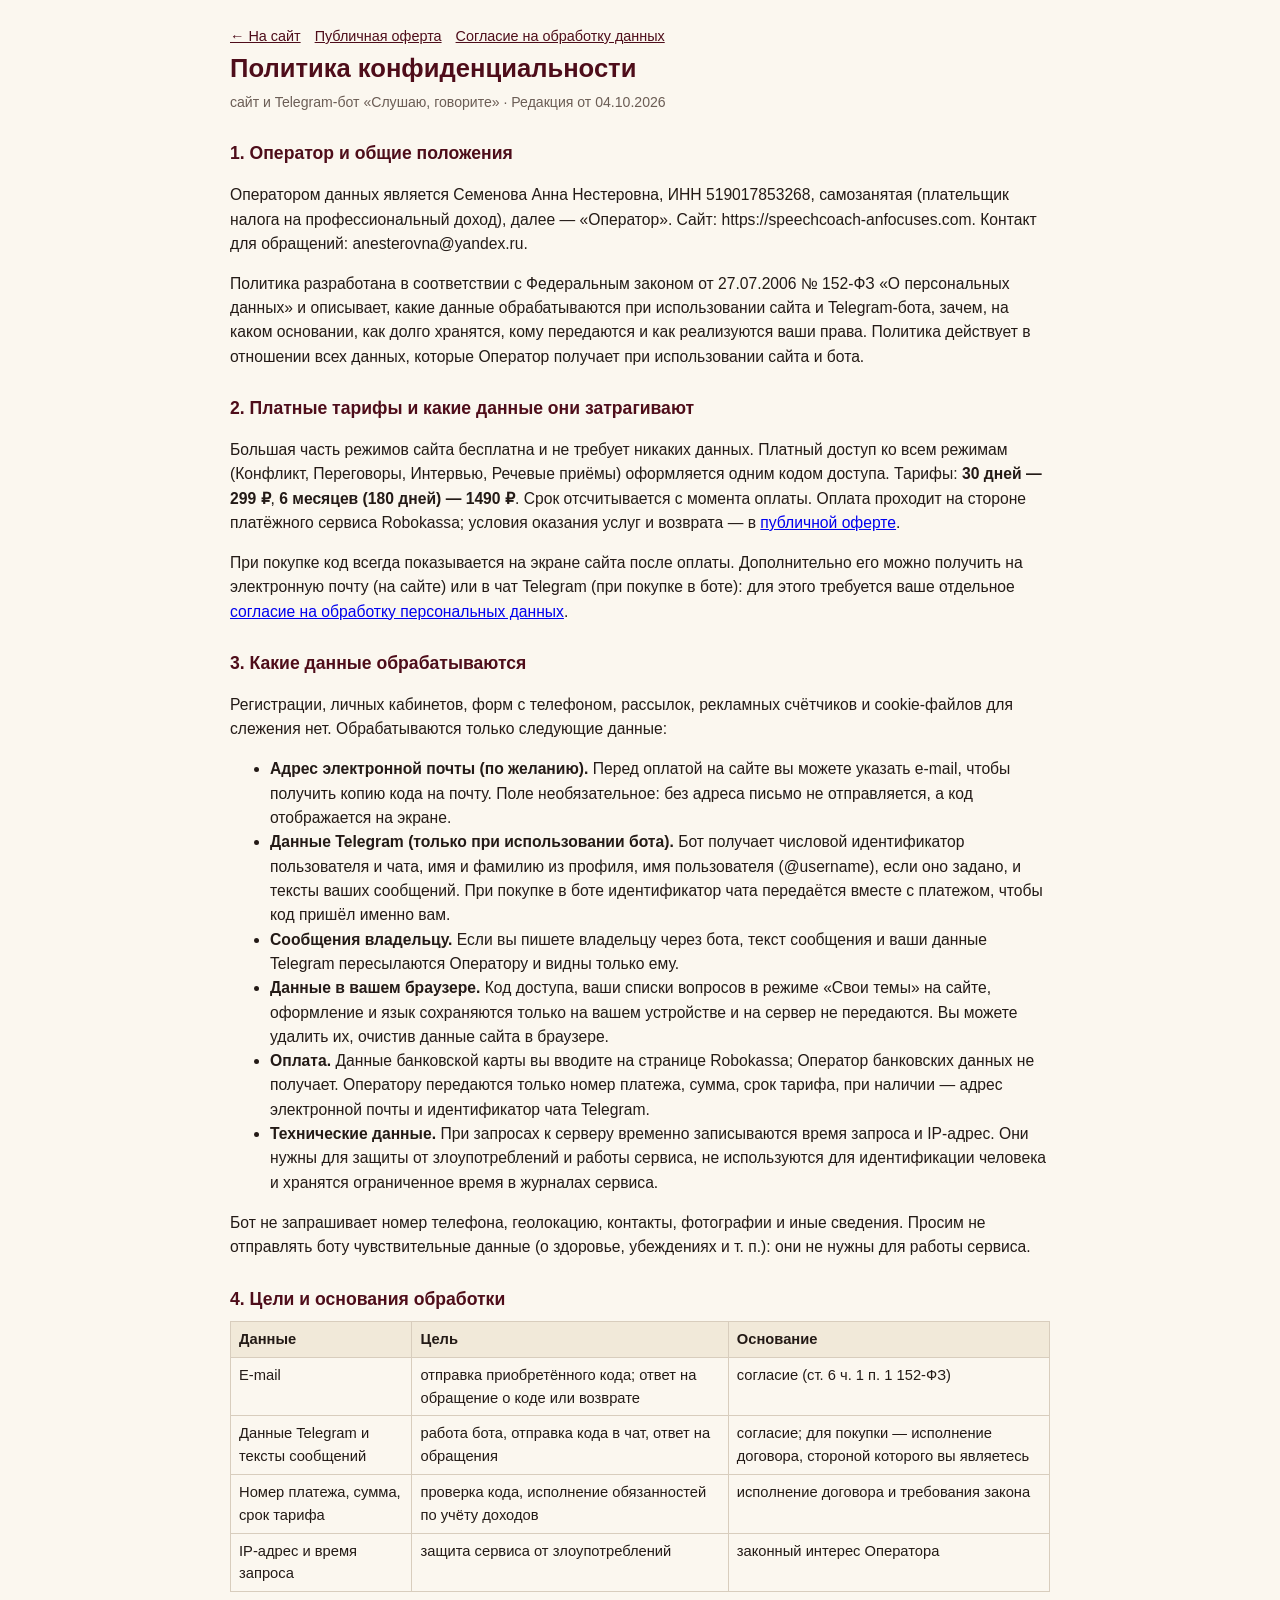
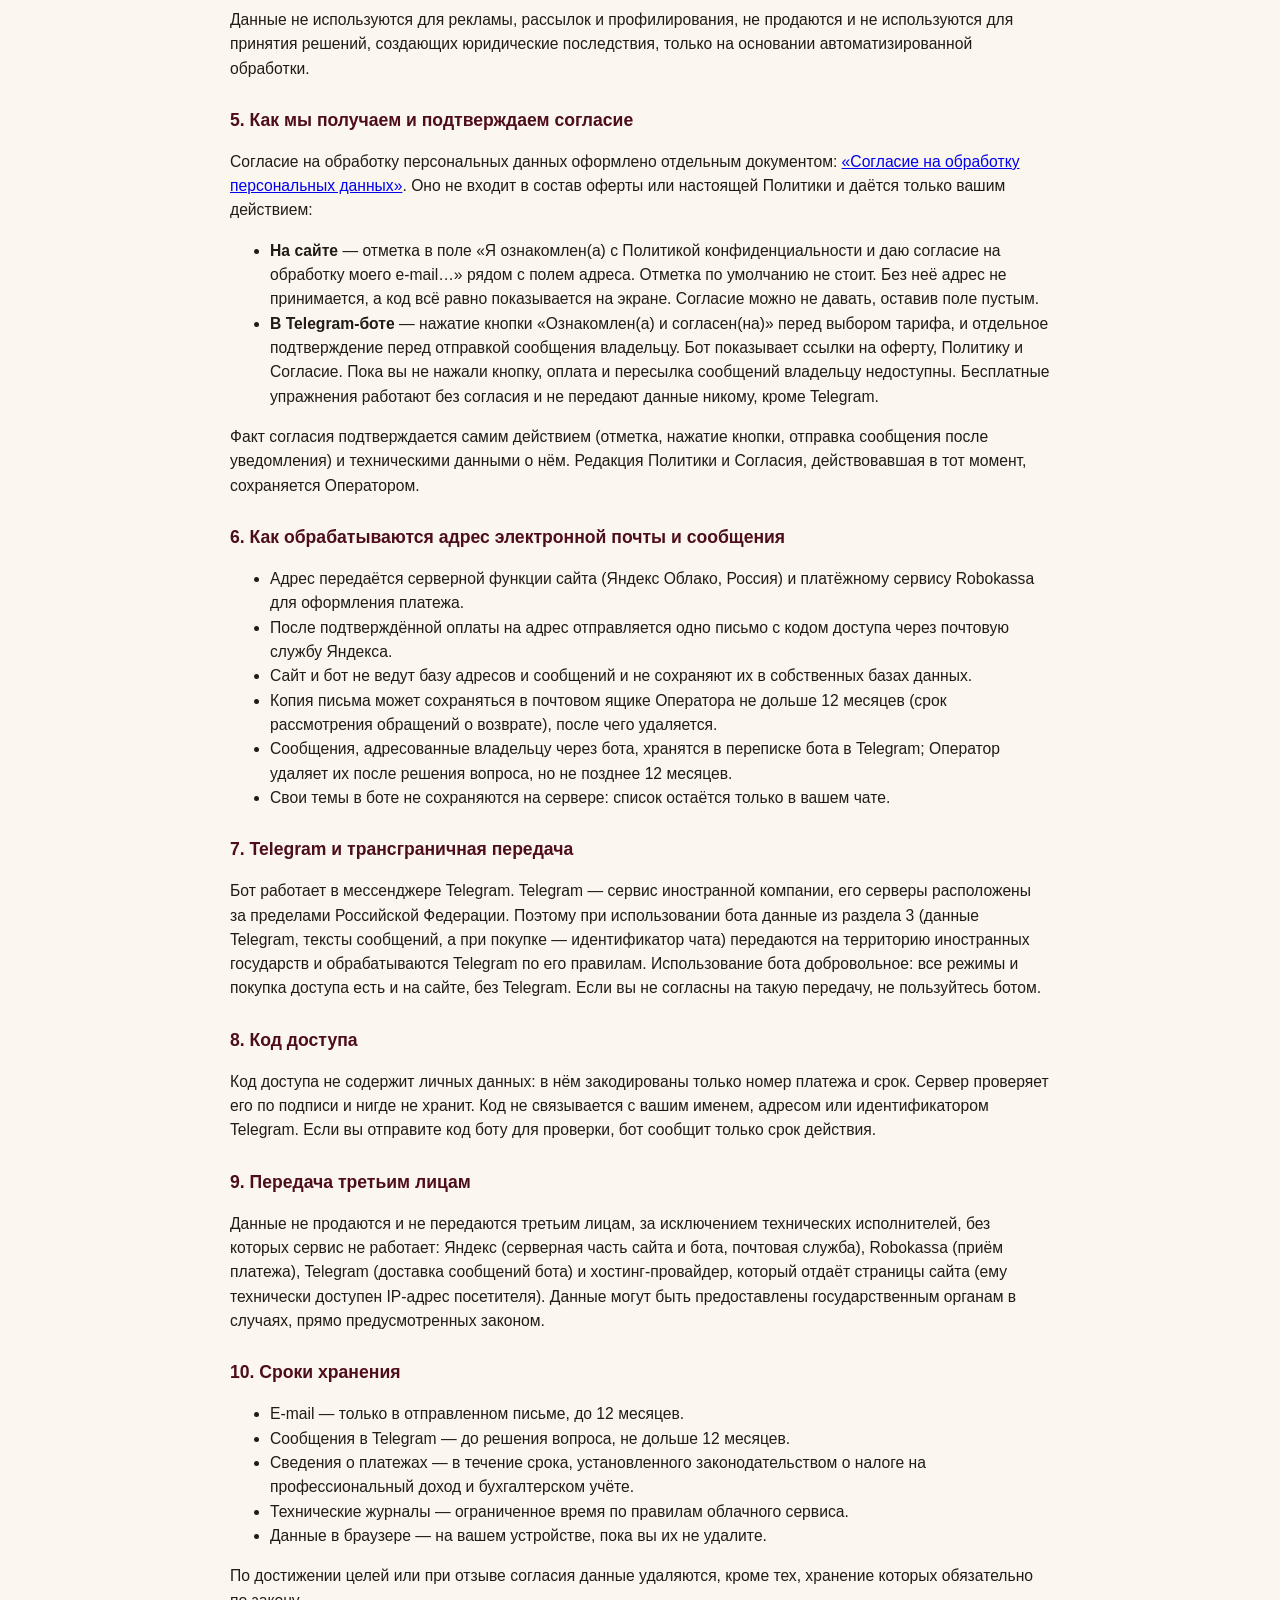
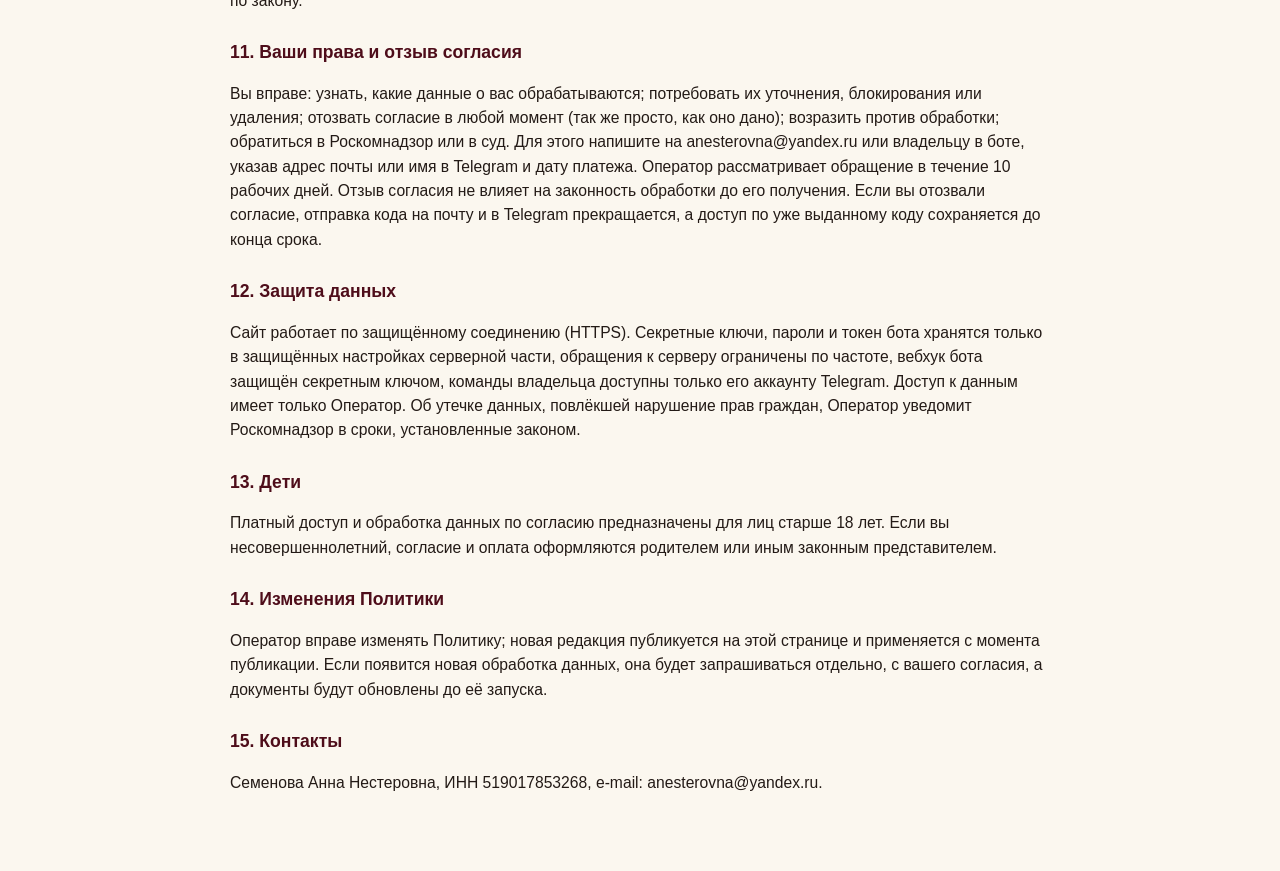
<file: privacy.html>
<!doctype html>
<html lang="ru">
  <head>
    <meta charset="utf-8" />
    <meta name="viewport" content="width=device-width, initial-scale=1" />
    <meta name="robots" content="index, follow" />
    <title>Политика конфиденциальности — «Слушаю, говорите»</title>
    <style>
      body { font-family: "Mulish", "Segoe UI", Arial, sans-serif; background: #fbf7ef; color: #231a16; margin: 0; line-height: 1.55; }
      main { max-width: 820px; margin: 0 auto; padding: 24px 18px 60px; }
      h1 { color: #4e0d1a; font-size: 1.6rem; margin: 0 0 4px; }
      h2 { color: #4e0d1a; font-size: 1.1rem; margin: 26px 0 6px; }
      p, li { font-size: 0.98rem; }
      .meta { color: #6b5d55; font-size: 0.88rem; margin-bottom: 18px; }
      table { border-collapse: collapse; width: 100%; margin: 8px 0; font-size: 0.92rem; }
      th, td { border: 1px solid #d8cdbd; padding: 6px 8px; text-align: left; vertical-align: top; }
      th { background: #f1e9d9; }
      nav a { color: #4e0d1a; margin-right: 14px; font-size: 0.9rem; }
    </style>
  </head>
  <body>
    <main>
      <nav><a href="./">← На сайт</a><a href="offer.html">Публичная оферта</a><a href="consent.html">Согласие на обработку данных</a></nav>
      <h1>Политика конфиденциальности</h1>
      <div class="meta">сайт и Telegram-бот «Слушаю, говорите» · Редакция от 04.10.2026</div>

      <h2>1. Оператор и общие положения</h2>
      <p>Оператором данных является Семенова Анна Нестеровна, ИНН 519017853268, самозанятая (плательщик налога на профессиональный доход), далее — «Оператор». Сайт: https://speechcoach-anfocuses.com. Контакт для обращений: anesterovna@yandex.ru.</p>
      <p>Политика разработана в соответствии с Федеральным законом от 27.07.2006 № 152-ФЗ «О персональных данных» и описывает, какие данные обрабатываются при использовании сайта и Telegram-бота, зачем, на каком основании, как долго хранятся, кому передаются и как реализуются ваши права. Политика действует в отношении всех данных, которые Оператор получает при использовании сайта и бота.</p>

      <h2>2. Платные тарифы и какие данные они затрагивают</h2>
      <p>Большая часть режимов сайта бесплатна и не требует никаких данных. Платный доступ ко всем режимам (Конфликт, Переговоры, Интервью, Речевые приёмы) оформляется одним кодом доступа. Тарифы: <b>30 дней — 299 ₽</b>, <b>6 месяцев (180 дней) — 1490 ₽</b>. Срок отсчитывается с момента оплаты. Оплата проходит на стороне платёжного сервиса Robokassa; условия оказания услуг и возврата — в <a href="offer.html">публичной оферте</a>.</p>
      <p>При покупке код всегда показывается на экране сайта после оплаты. Дополнительно его можно получить на электронную почту (на сайте) или в чат Telegram (при покупке в боте): для этого требуется ваше отдельное <a href="consent.html">согласие на обработку персональных данных</a>.</p>

      <h2>3. Какие данные обрабатываются</h2>
      <p>Регистрации, личных кабинетов, форм с телефоном, рассылок, рекламных счётчиков и cookie-файлов для слежения нет. Обрабатываются только следующие данные:</p>
      <ul>
        <li><b>Адрес электронной почты (по желанию).</b> Перед оплатой на сайте вы можете указать e-mail, чтобы получить копию кода на почту. Поле необязательное: без адреса письмо не отправляется, а код отображается на экране.</li>
        <li><b>Данные Telegram (только при использовании бота).</b> Бот получает числовой идентификатор пользователя и чата, имя и фамилию из профиля, имя пользователя (@username), если оно задано, и тексты ваших сообщений. При покупке в боте идентификатор чата передаётся вместе с платежом, чтобы код пришёл именно вам.</li>
        <li><b>Сообщения владельцу.</b> Если вы пишете владельцу через бота, текст сообщения и ваши данные Telegram пересылаются Оператору и видны только ему.</li>
        <li><b>Данные в вашем браузере.</b> Код доступа, ваши списки вопросов в режиме «Свои темы» на сайте, оформление и язык сохраняются только на вашем устройстве и на сервер не передаются. Вы можете удалить их, очистив данные сайта в браузере.</li>
        <li><b>Оплата.</b> Данные банковской карты вы вводите на странице Robokassa; Оператор банковских данных не получает. Оператору передаются только номер платежа, сумма, срок тарифа, при наличии — адрес электронной почты и идентификатор чата Telegram.</li>
        <li><b>Технические данные.</b> При запросах к серверу временно записываются время запроса и IP-адрес. Они нужны для защиты от злоупотреблений и работы сервиса, не используются для идентификации человека и хранятся ограниченное время в журналах сервиса.</li>
      </ul>
      <p>Бот не запрашивает номер телефона, геолокацию, контакты, фотографии и иные сведения. Просим не отправлять боту чувствительные данные (о здоровье, убеждениях и т. п.): они не нужны для работы сервиса.</p>

      <h2>4. Цели и основания обработки</h2>
      <table>
        <tr><th>Данные</th><th>Цель</th><th>Основание</th></tr>
        <tr><td>E-mail</td><td>отправка приобретённого кода; ответ на обращение о коде или возврате</td><td>согласие (ст. 6 ч. 1 п. 1 152-ФЗ)</td></tr>
        <tr><td>Данные Telegram и тексты сообщений</td><td>работа бота, отправка кода в чат, ответ на обращения</td><td>согласие; для покупки — исполнение договора, стороной которого вы являетесь</td></tr>
        <tr><td>Номер платежа, сумма, срок тарифа</td><td>проверка кода, исполнение обязанностей по учёту доходов</td><td>исполнение договора и требования закона</td></tr>
        <tr><td>IP-адрес и время запроса</td><td>защита сервиса от злоупотреблений</td><td>законный интерес Оператора</td></tr>
      </table>
      <p>Данные не используются для рекламы, рассылок и профилирования, не продаются и не используются для принятия решений, создающих юридические последствия, только на основании автоматизированной обработки.</p>

      <h2>5. Как мы получаем и подтверждаем согласие</h2>
      <p>Согласие на обработку персональных данных оформлено отдельным документом: <a href="consent.html">«Согласие на обработку персональных данных»</a>. Оно не входит в состав оферты или настоящей Политики и даётся только вашим действием:</p>
      <ul>
        <li><b>На сайте</b> — отметка в поле «Я ознакомлен(а) с Политикой конфиденциальности и даю согласие на обработку моего e-mail…» рядом с полем адреса. Отметка по умолчанию не стоит. Без неё адрес не принимается, а код всё равно показывается на экране. Согласие можно не давать, оставив поле пустым.</li>
        <li><b>В Telegram-боте</b> — нажатие кнопки «Ознакомлен(а) и согласен(на)» перед выбором тарифа, и отдельное подтверждение перед отправкой сообщения владельцу. Бот показывает ссылки на оферту, Политику и Согласие. Пока вы не нажали кнопку, оплата и пересылка сообщений владельцу недоступны. Бесплатные упражнения работают без согласия и не передают данные никому, кроме Telegram.</li>
      </ul>
      <p>Факт согласия подтверждается самим действием (отметка, нажатие кнопки, отправка сообщения после уведомления) и техническими данными о нём. Редакция Политики и Согласия, действовавшая в тот момент, сохраняется Оператором.</p>

      <h2>6. Как обрабатываются адрес электронной почты и сообщения</h2>
      <ul>
        <li>Адрес передаётся серверной функции сайта (Яндекс Облако, Россия) и платёжному сервису Robokassa для оформления платежа.</li>
        <li>После подтверждённой оплаты на адрес отправляется одно письмо с кодом доступа через почтовую службу Яндекса.</li>
        <li>Сайт и бот не ведут базу адресов и сообщений и не сохраняют их в собственных базах данных.</li>
        <li>Копия письма может сохраняться в почтовом ящике Оператора не дольше 12 месяцев (срок рассмотрения обращений о возврате), после чего удаляется.</li>
        <li>Сообщения, адресованные владельцу через бота, хранятся в переписке бота в Telegram; Оператор удаляет их после решения вопроса, но не позднее 12 месяцев.</li>
        <li>Свои темы в боте не сохраняются на сервере: список остаётся только в вашем чате.</li>
      </ul>

      <h2>7. Telegram и трансграничная передача</h2>
      <p>Бот работает в мессенджере Telegram. Telegram — сервис иностранной компании, его серверы расположены за пределами Российской Федерации. Поэтому при использовании бота данные из раздела 3 (данные Telegram, тексты сообщений, а при покупке — идентификатор чата) передаются на территорию иностранных государств и обрабатываются Telegram по его правилам. Использование бота добровольное: все режимы и покупка доступа есть и на сайте, без Telegram. Если вы не согласны на такую передачу, не пользуйтесь ботом.</p>

      <h2>8. Код доступа</h2>
      <p>Код доступа не содержит личных данных: в нём закодированы только номер платежа и срок. Сервер проверяет его по подписи и нигде не хранит. Код не связывается с вашим именем, адресом или идентификатором Telegram. Если вы отправите код боту для проверки, бот сообщит только срок действия.</p>

      <h2>9. Передача третьим лицам</h2>
      <p>Данные не продаются и не передаются третьим лицам, за исключением технических исполнителей, без которых сервис не работает: Яндекс (серверная часть сайта и бота, почтовая служба), Robokassa (приём платежа), Telegram (доставка сообщений бота) и хостинг-провайдер, который отдаёт страницы сайта (ему технически доступен IP-адрес посетителя). Данные могут быть предоставлены государственным органам в случаях, прямо предусмотренных законом.</p>

      <h2>10. Сроки хранения</h2>
      <ul>
        <li>E-mail — только в отправленном письме, до 12 месяцев.</li>
        <li>Сообщения в Telegram — до решения вопроса, не дольше 12 месяцев.</li>
        <li>Сведения о платежах — в течение срока, установленного законодательством о налоге на профессиональный доход и бухгалтерском учёте.</li>
        <li>Технические журналы — ограниченное время по правилам облачного сервиса.</li>
        <li>Данные в браузере — на вашем устройстве, пока вы их не удалите.</li>
      </ul>
      <p>По достижении целей или при отзыве согласия данные удаляются, кроме тех, хранение которых обязательно по закону.</p>

      <h2>11. Ваши права и отзыв согласия</h2>
      <p>Вы вправе: узнать, какие данные о вас обрабатываются; потребовать их уточнения, блокирования или удаления; отозвать согласие в любой момент (так же просто, как оно дано); возразить против обработки; обратиться в Роскомнадзор или в суд. Для этого напишите на anesterovna@yandex.ru или владельцу в боте, указав адрес почты или имя в Telegram и дату платежа. Оператор рассматривает обращение в течение 10 рабочих дней. Отзыв согласия не влияет на законность обработки до его получения. Если вы отозвали согласие, отправка кода на почту и в Telegram прекращается, а доступ по уже выданному коду сохраняется до конца срока.</p>

      <h2>12. Защита данных</h2>
      <p>Сайт работает по защищённому соединению (HTTPS). Секретные ключи, пароли и токен бота хранятся только в защищённых настройках серверной части, обращения к серверу ограничены по частоте, вебхук бота защищён секретным ключом, команды владельца доступны только его аккаунту Telegram. Доступ к данным имеет только Оператор. Об утечке данных, повлёкшей нарушение прав граждан, Оператор уведомит Роскомнадзор в сроки, установленные законом.</p>

      <h2>13. Дети</h2>
      <p>Платный доступ и обработка данных по согласию предназначены для лиц старше 18 лет. Если вы несовершеннолетний, согласие и оплата оформляются родителем или иным законным представителем.</p>

      <h2>14. Изменения Политики</h2>
      <p>Оператор вправе изменять Политику; новая редакция публикуется на этой странице и применяется с момента публикации. Если появится новая обработка данных, она будет запрашиваться отдельно, с вашего согласия, а документы будут обновлены до её запуска.</p>

      <h2>15. Контакты</h2>
      <p>Семенова Анна Нестеровна, ИНН 519017853268, e-mail: anesterovna@yandex.ru.</p>
    </main>
  </body>
</html>
</file>
